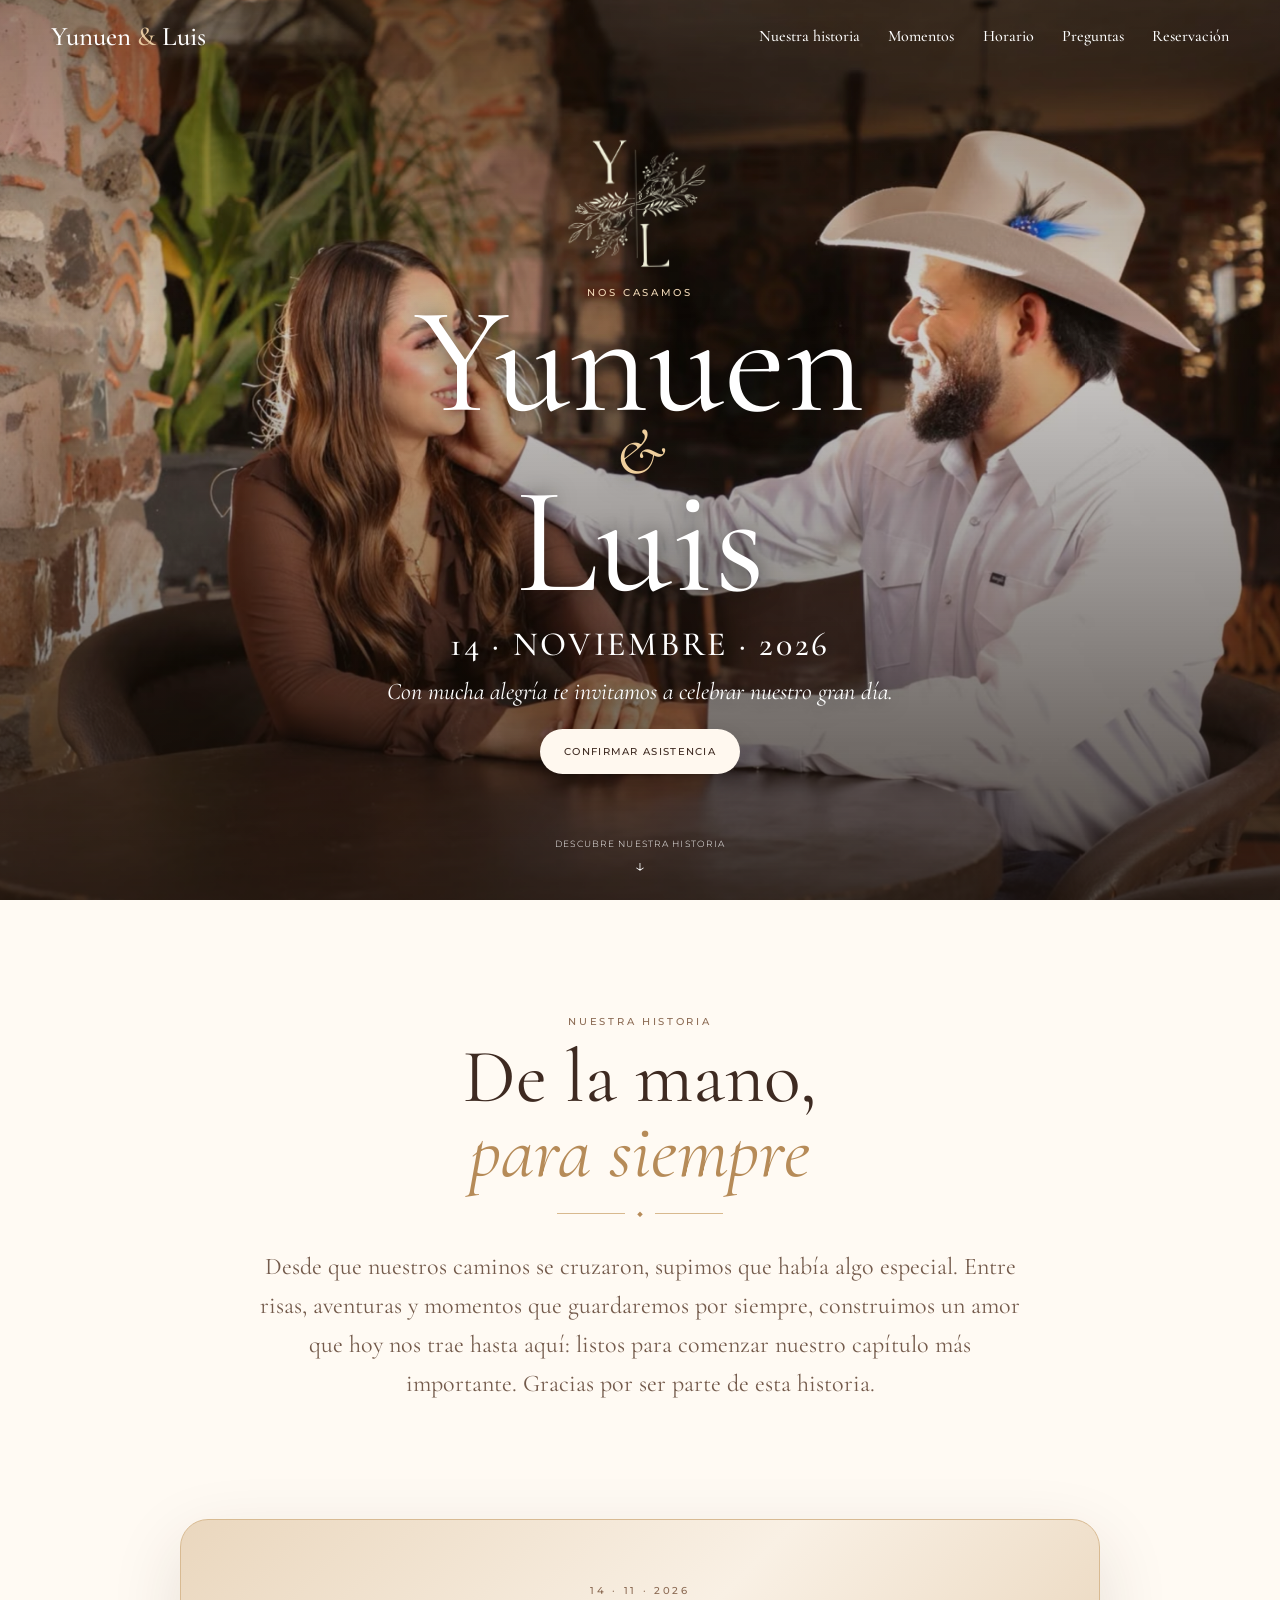
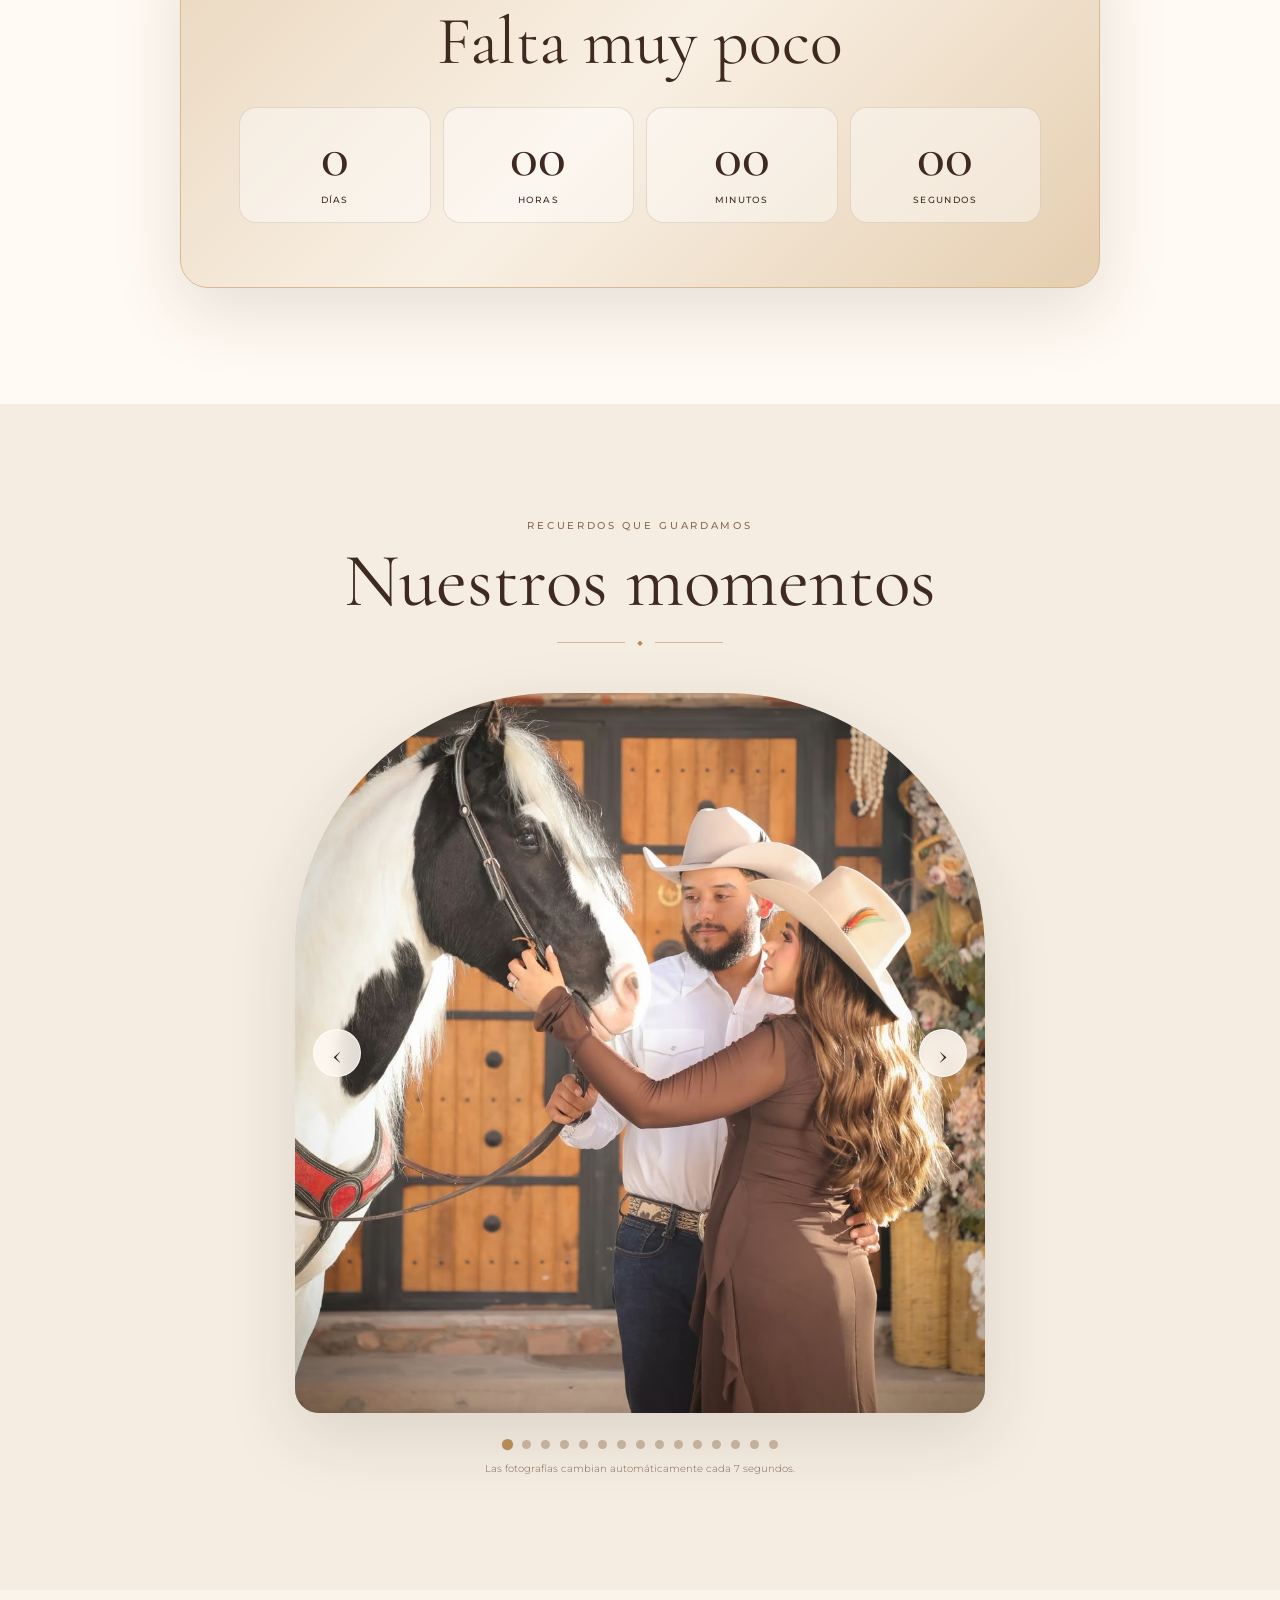
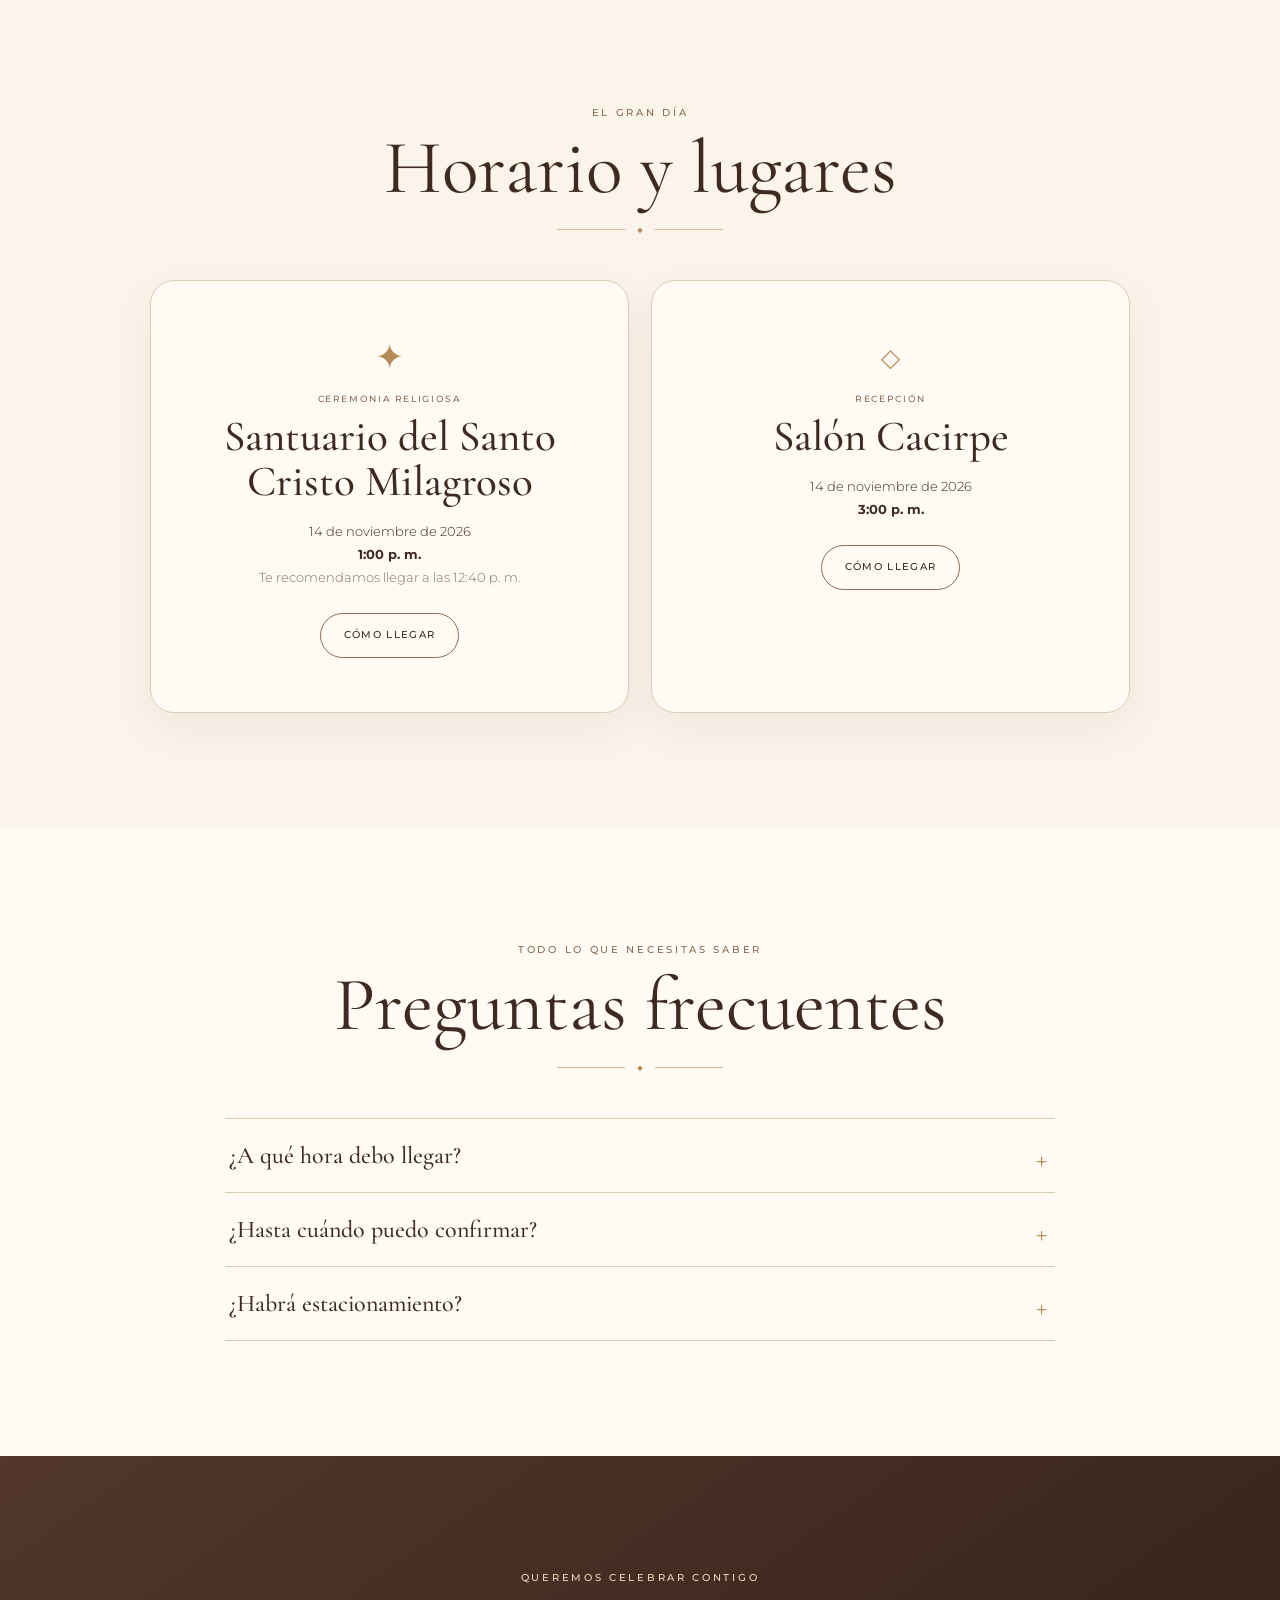
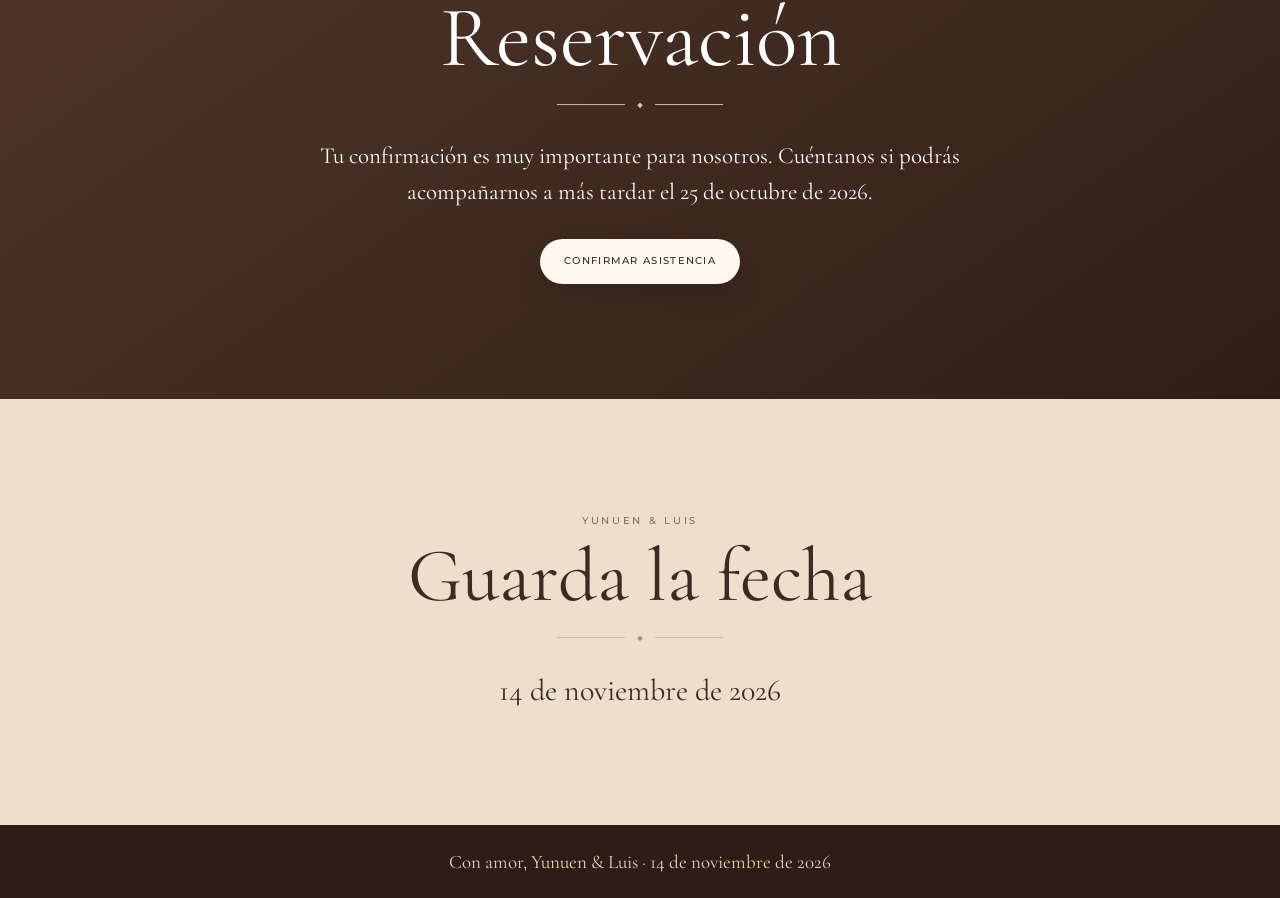
<file: index.html>
<!doctype html>
<html lang="es">
<head>
  <meta charset="utf-8">
  <meta name="viewport" content="width=device-width, initial-scale=1">
  <meta name="theme-color" content="#f6efe5">
  <title>Yunuen & Luis | 14 de noviembre de 2026</title>
  <meta name="description" content="Invitación de boda de Yunuen y Luis. Acompáñanos el 14 de noviembre de 2026.">
  <meta property="og:type" content="website">
  <meta property="og:locale" content="es_MX">
  <meta property="og:title" content="Yunuen & Luis">
  <meta property="og:description" content="Nos casamos el 14 de noviembre de 2026. Nos encantará celebrar contigo.">
  <meta property="og:url" content="https://luisangelcod-collab.github.io/boda-yunuen-luis/">
  <meta property="og:image" content="https://luisangelcod-collab.github.io/boda-yunuen-luis/assets/og-whatsapp-20260817.jpg">
  <meta property="og:image:secure_url" content="https://luisangelcod-collab.github.io/boda-yunuen-luis/assets/og-whatsapp-20260817.jpg">
  <meta property="og:image:type" content="image/jpeg">
  <meta property="og:image:width" content="1200">
  <meta property="og:image:height" content="630">
  <meta property="og:image:alt" content="Yunuen y Luis, 14 de noviembre de 2026">
  <meta name="twitter:card" content="summary_large_image">
  <meta name="twitter:title" content="Yunuen & Luis">
  <meta name="twitter:description" content="14 de noviembre de 2026">
  <meta name="twitter:image" content="https://luisangelcod-collab.github.io/boda-yunuen-luis/assets/og-whatsapp-20260817.jpg">
  <link rel="image_src" href="https://luisangelcod-collab.github.io/boda-yunuen-luis/assets/og-whatsapp-20260817.jpg">
  <link rel="preconnect" href="https://fonts.googleapis.com">
  <link rel="preconnect" href="https://fonts.gstatic.com" crossorigin>
  <link href="https://fonts.googleapis.com/css2?family=Cormorant+Garamond:ital,wght@0,400;0,500;1,400&family=Montserrat:wght@300;400;500;600&display=swap" rel="stylesheet">
  <link rel="stylesheet" href="styles.css?v=20260821-1">
  <script src="app.js?v=20260821-1" defer></script>
</head>
<body>
  <a class="skip-link" href="#contenido">Ir al contenido</a>
  <header class="site-header" id="siteHeader">
    <a class="brand" href="#inicio" aria-label="Yunuen y Luis, inicio">Yunuen <span>&</span> Luis</a>
    <nav class="desktop-nav" aria-label="Navegación principal">
      <a href="#historia">Nuestra historia</a><a href="#momentos">Momentos</a><a href="#horario">Horario</a><a href="#preguntas">Preguntas</a><a href="#reservacion">Reservación</a>
    </nav>
    <button class="menu-button" id="menuButton" type="button" aria-expanded="false" aria-controls="mobileNav" aria-label="Abrir menú">☰</button>
  </header>
  <nav class="mobile-nav" id="mobileNav" aria-label="Navegación móvil" hidden>
    <a href="#historia">Nuestra historia</a><a href="#momentos">Nuestros momentos</a><a href="#horario">Horario</a><a href="#preguntas">Preguntas frecuentes</a><a href="#reservacion">Confirmar asistencia</a>
  </nav>

  <main id="contenido">
    <section class="hero" id="inicio" aria-labelledby="heroTitle">
      <picture class="hero-media">
        <source media="(max-width: 700px)" type="image/avif" srcset="assets/photos/yunuen-luis-09-640.avif 640w, assets/photos/yunuen-luis-09-1066.avif 1066w" sizes="100vw">
        <source type="image/avif" srcset="assets/photos/yunuen-luis-06-960.avif 960w, assets/photos/yunuen-luis-06-1600.avif 1600w" sizes="100vw">
        <img class="hero-photo" src="assets/photos/yunuen-luis-06.jpeg" alt="Yunuen y Luis durante su sesión de compromiso" width="1600" height="1066" fetchpriority="high" decoding="async">
      </picture>
      <div class="hero-shade"></div>
      <div class="hero-copy">
        <div class="hero-monogram" aria-hidden="true"><img src="assets/monograma-yl-transparente.png" alt="" width="794" height="777" fetchpriority="high"></div>
        <p class="eyebrow">Nos casamos</p>
        <h1 id="heroTitle">Yunuen <span>&</span> Luis</h1>
        <p class="hero-date">14 · NOVIEMBRE · 2026</p>
        <p class="hero-message">Con mucha alegría te invitamos a celebrar nuestro gran día.</p>
        <p class="guest-greeting" id="guestGreeting" hidden></p>
        <button class="button button-light" type="button" data-open-rsvp>Confirmar asistencia</button>
      </div>
      <a class="scroll-cue" href="#historia" aria-label="Continuar a nuestra historia">Descubre nuestra historia <span aria-hidden="true">↓</span></a>
    </section>

    <section class="story section" id="historia">
      <div class="narrow reveal">
        <p class="eyebrow ink">Nuestra historia</p>
        <h2>De la mano,<br><em>para siempre</em></h2>
        <div class="flourish" aria-hidden="true"><span></span>◆<span></span></div>
        <p class="story-copy">Desde que nuestros caminos se cruzaron, supimos que había algo especial. Entre risas, aventuras y momentos que guardaremos por siempre, construimos un amor que hoy nos trae hasta aquí: listos para comenzar nuestro capítulo más importante. Gracias por ser parte de esta historia.</p>
      </div>
    </section>

    <section class="countdown-section section" aria-labelledby="countdownTitle">
      <div class="countdown-card reveal">
        <p class="eyebrow ink">14 · 11 · 2026</p><h2 id="countdownTitle">Falta muy poco</h2>
        <div class="countdown" aria-live="polite" aria-label="Cuenta regresiva para la boda">
          <div><strong id="days">--</strong><span>Días</span></div><div><strong id="hours">--</strong><span>Horas</span></div><div><strong id="minutes">--</strong><span>Minutos</span></div><div><strong id="seconds">--</strong><span>Segundos</span></div>
        </div>
      </div>
    </section>

    <section class="moments section" id="momentos" aria-labelledby="momentsTitle">
      <div class="section-heading reveal"><p class="eyebrow ink">Recuerdos que guardamos</p><h2 id="momentsTitle">Nuestros momentos</h2><div class="flourish" aria-hidden="true"><span></span>◆<span></span></div></div>
      <div class="carousel reveal" id="carousel" aria-roledescription="carrusel" aria-label="Fotografías de Yunuen y Luis">
        <div class="slides" id="slides" aria-live="polite"></div>
        <button class="carousel-button previous" id="previousPhoto" type="button" aria-label="Fotografía anterior">‹</button>
        <button class="carousel-button next" id="nextPhoto" type="button" aria-label="Fotografía siguiente">›</button>
      </div>
      <div class="dots" id="carouselDots" aria-label="Elegir fotografía"></div>
      <p class="carousel-note">Las fotografías cambian automáticamente cada 7 segundos.</p>
    </section>

    <section class="schedule section" id="horario" aria-labelledby="scheduleTitle">
      <div class="section-heading reveal"><p class="eyebrow ink">El gran día</p><h2 id="scheduleTitle">Horario y lugares</h2><div class="flourish" aria-hidden="true"><span></span>◆<span></span></div></div>
      <div class="event-grid">
        <article class="event-card reveal">
          <div class="event-icon" aria-hidden="true">✦</div><p class="event-label">Ceremonia religiosa</p><h3>Santuario del Santo Cristo Milagroso</h3><p>14 de noviembre de 2026<br><strong>1:00 p. m.</strong><br><span>Te recomendamos llegar a las 12:40 p. m.</span></p>
          <a class="button button-outline" href="https://maps.app.goo.gl/dY969Qh3VyfRDX3TA" target="_blank" rel="noopener noreferrer">Cómo llegar</a>
        </article>
        <article class="event-card reveal">
          <div class="event-icon" aria-hidden="true">◇</div><p class="event-label">Recepción</p><h3>Salón Cacirpe</h3><p>14 de noviembre de 2026<br><strong>3:00 p. m.</strong></p>
          <a class="button button-outline" href="https://maps.app.goo.gl/WmAsAaYpF9cNuDCe6" target="_blank" rel="noopener noreferrer">Cómo llegar</a>
        </article>
      </div>
    </section>

    <section class="faq section" id="preguntas" aria-labelledby="faqTitle">
      <div class="section-heading reveal"><p class="eyebrow ink">Todo lo que necesitas saber</p><h2 id="faqTitle">Preguntas frecuentes</h2><div class="flourish" aria-hidden="true"><span></span>◆<span></span></div></div>
      <div class="faq-list reveal">
        <details><summary>¿A qué hora debo llegar?</summary><p>La misa comienza a la 1:00 p. m. Te recomendamos llegar a las 12:40 p. m. para entrar con calma.</p></details>
        <details><summary>¿Hasta cuándo puedo confirmar?</summary><p>Puedes confirmar tu asistencia hasta el 25 de octubre de 2026.</p></details>
        <details><summary>¿Habrá estacionamiento?</summary><p>Sí, el lugar cuenta con un amplio estacionamiento para comodidad de nuestros invitados.</p></details>
      </div>
    </section>

    <section class="rsvp section" id="reservacion" aria-labelledby="rsvpTitle">
      <div class="narrow reveal"><p class="eyebrow">Queremos celebrar contigo</p><h2 id="rsvpTitle">Reservación</h2><div class="flourish light" aria-hidden="true"><span></span>◆<span></span></div><p>Tu confirmación es muy importante para nosotros. Cuéntanos si podrás acompañarnos a más tardar el 25 de octubre de 2026.</p><button class="button button-light" type="button" data-open-rsvp>Confirmar asistencia</button></div>
    </section>

    <section class="save-date section"><p class="eyebrow ink">Yunuen & Luis</p><h2>Guarda la fecha</h2><div class="flourish" aria-hidden="true"><span></span>◆<span></span></div><p class="save-date-value">14 de noviembre de 2026</p></section>
  </main>

  <footer>Con amor, Yunuen & Luis · 14 de noviembre de 2026</footer>

  <dialog class="rsvp-dialog" id="rsvpDialog" aria-labelledby="dialogTitle">
    <button class="dialog-close" id="closeRsvp" type="button" aria-label="Cerrar formulario">×</button>
    <img class="dialog-monogram" src="assets/monograma-yl-transparente.png" alt="Monograma de Yunuen y Luis" width="794" height="777">
    <p class="eyebrow ink">Nos encantará saber de ti</p><h2 id="dialogTitle">Confirmar asistencia</h2><p class="dialog-intro">Tu respuesta llegará directamente a Yunuen y Luis. Confirma a más tardar el 25 de octubre de 2026.</p>
    <div class="form-status visible" id="rsvpClosedMessage" role="status" hidden>El periodo de confirmación terminó el 25 de octubre de 2026. Si necesitas hacer un cambio, comunícate directamente con Yunuen o Luis.</div>
    <form id="rsvpForm">
      <label for="attendance">¿Podrás acompañarnos?</label><select id="attendance" name="attendance" required><option value="si">Sí, asistiré</option><option value="no">No podré asistir</option></select>
      <label for="guestCount">Número de asistentes</label><input id="guestCount" name="guest_count" type="number" min="1" max="20" value="1" inputmode="numeric" required>
      <label id="guestNameLabel" for="guestName">Nombres completos de quienes asistirán</label><textarea id="guestName" name="guest_name" rows="3" maxlength="600" autocomplete="name" placeholder="Escribe un nombre por línea" required></textarea>
      <label for="phone">Teléfono <span>(opcional)</span></label><input id="phone" name="phone" type="tel" maxlength="40" autocomplete="tel">
      <label for="message">Mensaje para los novios <span>(opcional)</span></label><textarea id="message" name="message" rows="3" maxlength="600"></textarea>
      <input id="invitation" name="invitation" type="hidden" value="Invitación general">
      <div class="honeypot" aria-hidden="true"><label for="website">No completar</label><input id="website" name="website" tabindex="-1" autocomplete="off"></div>
      <button class="button button-dark submit-button" id="submitRsvp" type="submit">Enviar confirmación</button>
      <div class="form-status" id="formStatus" role="status" aria-live="polite"></div>
    </form>
  </dialog>
</body>
</html>
</file>
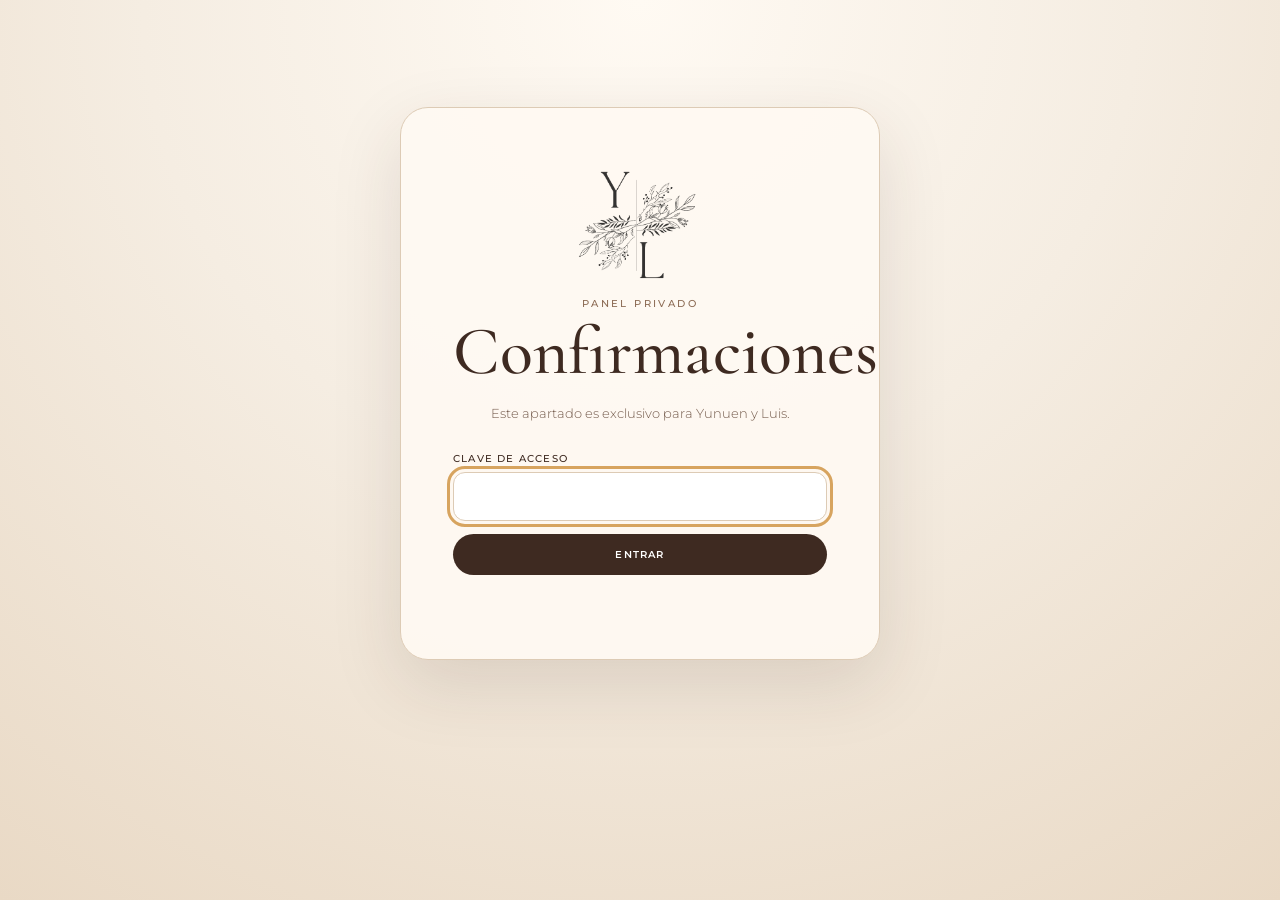
<file: admin.html>
<!doctype html>
<html lang="es">
<head>
  <meta charset="utf-8">
  <meta name="viewport" content="width=device-width, initial-scale=1">
  <meta name="theme-color" content="#f5ede2">
  <meta name="robots" content="noindex,nofollow,noarchive">
  <title>Confirmaciones privadas | Yunuen & Luis</title>
  <link rel="preconnect" href="https://fonts.googleapis.com">
  <link rel="preconnect" href="https://fonts.gstatic.com" crossorigin>
  <link href="https://fonts.googleapis.com/css2?family=Cormorant+Garamond:wght@400;500&family=Montserrat:wght@300;400;500;600&display=swap" rel="stylesheet">
  <link rel="stylesheet" href="admin.css?v=20260821-1">
  <script src="admin.js?v=20260821-1" defer></script>
</head>
<body>
  <main>
    <section class="login-card" id="loginView" aria-labelledby="loginTitle">
      <img src="assets/monograma-yl-transparente.png" alt="Monograma de Yunuen y Luis" width="794" height="777">
      <p class="eyebrow">Panel privado</p>
      <h1 id="loginTitle">Confirmaciones</h1>
      <p>Este apartado es exclusivo para Yunuen y Luis.</p>
      <form id="loginForm">
        <label for="adminPassword">Clave de acceso</label>
        <input id="adminPassword" name="password" type="password" maxlength="100" autocomplete="current-password" required autofocus>
        <button type="submit" id="loginButton">Entrar</button>
        <p class="status" id="loginStatus" role="status" aria-live="polite"></p>
      </form>
    </section>

    <section class="dashboard" id="dashboard" aria-labelledby="dashboardTitle" hidden>
      <header class="dashboard-header">
        <div>
          <p class="eyebrow">Yunuen & Luis · 14.11.2026</p>
          <h1 id="dashboardTitle">Lista de invitados</h1>
          <p class="updated" id="updatedAt"></p>
        </div>
        <div class="header-actions">
          <button class="secondary" type="button" id="refreshButton">Actualizar</button>
          <button class="secondary" type="button" id="logoutButton">Cerrar sesión</button>
        </div>
      </header>

      <div class="summary" aria-label="Resumen de confirmaciones">
        <article><span>Asistentes</span><strong id="attendeeTotal">0</strong><small>personas confirmadas</small></article>
        <article><span>Sí asistirán</span><strong id="yesTotal">0</strong><small>respuestas</small></article>
        <article><span>No asistirán</span><strong id="noTotal">0</strong><small>respuestas</small></article>
        <article><span>Total recibido</span><strong id="responseTotal">0</strong><small>confirmaciones</small></article>
      </div>

      <div class="toolbar">
        <div class="filters" role="group" aria-label="Filtrar respuestas">
          <button class="filter active" type="button" data-filter="all" aria-pressed="true">Todos</button>
          <button class="filter" type="button" data-filter="si" aria-pressed="false">Sí van</button>
          <button class="filter" type="button" data-filter="no" aria-pressed="false">No van</button>
        </div>
        <button class="download" type="button" id="downloadButton">Descargar lista CSV</button>
      </div>

      <p class="dashboard-status" id="dashboardStatus" role="status" aria-live="polite"></p>
      <div class="table-wrap">
        <table>
          <thead><tr><th>Respuesta</th><th>Nombres</th><th>Personas</th><th>Teléfono</th><th>Fecha</th><th>Mensaje</th></tr></thead>
          <tbody id="rsvpRows"></tbody>
        </table>
        <p class="empty" id="emptyMessage" hidden>No hay confirmaciones en esta sección.</p>
      </div>
      <p class="deadline">Las nuevas confirmaciones se cerrarán automáticamente al finalizar el 25 de octubre de 2026.</p>
    </section>
  </main>
</body>
</html>
</file>
<file: styles.css>
:root{--cream:#f5ede2;--paper:#fffaf3;--paper2:#fbf4ea;--ink:#3e2a21;--soft:#745b4c;--gold:#b68b58;--gold2:#e6c89f;--line:#ddcbb5;--shadow:0 24px 70px #3e2a2121}*{box-sizing:border-box}html{scroll-behavior:smooth;scroll-padding-top:72px}body{margin:0;background:var(--cream);color:var(--ink);font-family:Montserrat,sans-serif;font-weight:300}body.dialog-open{overflow:hidden}a{color:inherit;text-decoration:none}button,input,select,textarea{font:inherit}button,summary{-webkit-tap-highlight-color:transparent}img{display:block;max-width:100%}:focus-visible{outline:3px solid #d7a45f;outline-offset:4px}.skip-link{position:fixed;top:8px;left:8px;z-index:100;padding:10px 14px;background:#fff;transform:translateY(-150%)}.skip-link:focus{transform:none}
.site-header{position:fixed;inset:0 0 auto;z-index:30;height:72px;display:flex;align-items:center;justify-content:space-between;padding:0 clamp(20px,4vw,64px);color:#fff;transition:.3s}.site-header.scrolled{color:var(--ink);background:#fffaf3f0;backdrop-filter:blur(12px);box-shadow:0 1px #3e2a211a}.brand{font:500 27px "Cormorant Garamond",serif}.brand span{color:var(--gold2)}.site-header.scrolled .brand span{color:var(--gold)}.desktop-nav{display:flex;gap:clamp(16px,2.2vw,32px);font:500 16px "Cormorant Garamond",serif}.desktop-nav a{position:relative}.desktop-nav a:after{content:"";position:absolute;inset:auto 0 -6px;height:1px;background:currentColor;transform:scaleX(0);transition:.2s}.desktop-nav a:hover:after,.desktop-nav a:focus-visible:after{transform:scaleX(1)}.menu-button{display:none;border:0;background:none;color:inherit;font-size:26px;cursor:pointer}.mobile-nav{position:fixed;z-index:29;top:62px;right:0;left:0;padding:18px 24px 26px;background:var(--paper);border-bottom:1px solid var(--line);box-shadow:0 15px 35px #3e2a2117}.mobile-nav[hidden]{display:none}.mobile-nav a{display:block;padding:13px 0;border-bottom:1px solid var(--line);font:23px "Cormorant Garamond",serif}
.section{padding:clamp(76px,9vw,118px) 24px}.narrow{width:min(760px,100%);margin:auto;text-align:center}.section-heading{width:min(900px,100%);margin:0 auto 44px;text-align:center}.eyebrow{margin:0 0 12px;color:#f0d8b7;font-size:10px;font-weight:500;letter-spacing:.27em;text-transform:uppercase}.eyebrow.ink{color:#8c6b54}h2{margin:8px 0 14px;font:400 clamp(49px,7vw,76px)/.98 "Cormorant Garamond",serif}h2 em{color:var(--gold);font-weight:400}.flourish{display:flex;align-items:center;justify-content:center;gap:12px;margin:18px auto 28px;color:var(--gold);font-size:10px}.flourish span{width:68px;height:1px;background:#d8b98e}.flourish.light{color:var(--gold2)}.flourish.light span{background:#d7b785}
.hero{min-height:100svh;position:relative;overflow:hidden;display:grid;place-items:center;background:#3d2a22;color:#fff}.hero-media,.hero-photo,.hero-shade{position:absolute;inset:0;width:100%;height:100%}.hero-photo{object-fit:cover;object-position:center 44%;transform:scale(1.06);animation:heroZoom 18s ease-out both}.hero-shade{background:linear-gradient(180deg,#180e086b,#180e082e 36%,#180e08c2)}.hero-copy{position:relative;z-index:2;width:min(760px,calc(100% - 40px));text-align:center;text-shadow:0 2px 22px #000a;animation:rise .9s .15s both}.hero h1{margin:0;font:400 clamp(78px,13vw,152px)/.68 "Cormorant Garamond",serif}.hero h1 span{display:block;margin:16px 0;color:#efcf9d;font-size:.43em;font-style:italic}.hero-date{margin:30px 0 10px;font:500 clamp(23px,3vw,34px) "Cormorant Garamond",serif;letter-spacing:.08em}.hero-message{max-width:540px;margin:0 auto 20px;font:italic clamp(19px,2.4vw,24px)/1.42 "Cormorant Garamond",serif}.guest-greeting{width:fit-content;margin:0 auto 22px;padding:8px 14px;border:1px solid #ffffff73;border-radius:999px;font-size:10px;font-weight:500;letter-spacing:.13em;text-transform:uppercase}.scroll-cue{position:absolute;z-index:2;bottom:23px;left:50%;display:grid;gap:5px;transform:translateX(-50%);text-align:center;font-size:9px;letter-spacing:.14em;text-transform:uppercase}.scroll-cue span{font-size:19px;animation:bob 1.8s infinite}.button{display:inline-flex;align-items:center;justify-content:center;min-height:45px;padding:13px 23px;border:1px solid transparent;border-radius:999px;font-size:10px;font-weight:500;letter-spacing:.13em;line-height:1.2;text-transform:uppercase;cursor:pointer;transition:.2s}.button:hover{transform:translateY(-2px)}.button-light{background:#fff8ef;color:var(--ink);box-shadow:0 10px 30px #00000024}.button-dark{background:var(--ink);color:#fff}.button-outline{border-color:#8d6d56;background:transparent;color:var(--ink)}
.story{background:var(--paper)}.story-copy{margin:0;color:var(--soft);font:24px/1.62 "Cormorant Garamond",serif}.countdown-section{padding-top:0;background:var(--paper)}.countdown-card{width:min(920px,100%);margin:auto;padding:clamp(36px,6vw,64px) clamp(20px,5vw,58px);background:linear-gradient(135deg,#ead7be,#f9f0e4 48%,#e5ceb0);border:1px solid #d8ba92;border-radius:28px;text-align:center;box-shadow:var(--shadow)}.countdown-card h2{font-size:clamp(46px,6vw,68px)}.countdown{display:grid;grid-template-columns:repeat(4,1fr);gap:12px;margin-top:32px}.countdown>div{padding:20px 8px 17px;background:#ffffff6b;border:1px solid #694c3326;border-radius:17px}.countdown strong{display:block;font:500 clamp(42px,6vw,58px)/1 "Cormorant Garamond",serif}.countdown span{display:block;margin-top:8px;font-size:9px;font-weight:500;letter-spacing:.14em;text-transform:uppercase}
.moments{overflow:hidden}.carousel{width:min(690px,calc(100% - 50px));margin:auto;position:relative;overflow:hidden;border-radius:260px 260px 24px 24px;background:#d9cbbd;box-shadow:var(--shadow);touch-action:pan-y}.slides{display:flex;transition:transform 1.35s cubic-bezier(.65,0,.35,1)}.slide{flex:0 0 100%;height:min(80svh,880px);min-height:620px;position:relative;margin:0;background:linear-gradient(145deg,#d7c2a8,#8f6950)}.slide picture{display:block;width:100%;height:100%}.slide img{width:100%;height:100%;object-fit:cover}.slide--landscape img{object-fit:contain}.slide:after{content:"";position:absolute;inset:auto 0 0;height:22%;background:linear-gradient(transparent,#1e100a38);pointer-events:none}.carousel-button{position:absolute;z-index:3;top:50%;width:48px;height:48px;border:1px solid #ffffffb3;border-radius:50%;background:#fffaf3db;color:var(--ink);font:33px/1 "Cormorant Garamond",serif;cursor:pointer;transform:translateY(-50%);backdrop-filter:blur(8px)}.carousel-button.previous{left:18px}.carousel-button.next{right:18px}.dots{display:flex;justify-content:center;gap:10px;margin:27px auto 0}.dot{width:9px;height:9px;padding:0;border:0;border-radius:50%;background:#cbb9a4;cursor:pointer}.dot.active{background:var(--gold);transform:scale(1.25)}.carousel-note{margin:13px 0 0;color:#806857;text-align:center;font-size:10px}
.schedule{background:var(--paper2)}.event-grid{display:grid;grid-template-columns:1fr 1fr;gap:22px;width:min(980px,100%);margin:auto}.event-card{padding:clamp(32px,5vw,54px);background:var(--paper);border:1px solid var(--line);border-radius:24px;text-align:center;box-shadow:0 16px 50px #3e2a210f}.event-icon{color:var(--gold);font-size:35px}.event-label{margin:15px 0 4px;color:#896b57;font-size:9px;font-weight:500;letter-spacing:.18em;text-transform:uppercase}.event-card h3{margin:10px auto 16px;font:500 clamp(31px,4vw,43px)/1.04 "Cormorant Garamond",serif}.event-card p:not(.event-label){margin:0 0 23px;font-size:13px;line-height:1.8}.event-card p span{opacity:.65}.faq{background:var(--paper)}.faq-list{width:min(830px,100%);margin:auto;border-top:1px solid var(--line)}.faq details{border-bottom:1px solid var(--line)}.faq summary{position:relative;padding:22px 45px 22px 4px;list-style:none;font:500 24px "Cormorant Garamond",serif;cursor:pointer}.faq summary::-webkit-details-marker{display:none}.faq summary:after{content:"+";position:absolute;right:8px;color:var(--gold);font-size:28px;transition:.25s}.faq details[open] summary:after{transform:rotate(45deg)}.faq details p{margin:0;padding:0 45px 22px 4px;color:var(--soft);font-size:13px;line-height:1.7}
.rsvp{background:linear-gradient(145deg,#52372a,#2f1e17);color:#fff}.rsvp h2{font-size:clamp(56px,8vw,86px)}.rsvp .narrow>p:not(.eyebrow){margin:0 auto 28px;font:23px/1.55 "Cormorant Garamond",serif}.save-date{text-align:center;background:#eddfcc}.save-date h2{font-size:clamp(52px,7vw,76px)}.save-date-value{margin:0;font:30px "Cormorant Garamond",serif}footer{padding:25px 18px;background:#2e1d16;color:#e9d4b8;text-align:center;font:19px "Cormorant Garamond",serif}
.rsvp-dialog{width:min(560px,calc(100% - 28px));max-height:calc(100svh - 32px);overflow:auto;padding:clamp(28px,5vw,42px);border:0;border-radius:25px;background:var(--paper);color:var(--ink);box-shadow:0 30px 100px #140a0573}.rsvp-dialog::backdrop{background:#1c110cc7;backdrop-filter:blur(4px)}.rsvp-dialog h2{margin:4px 35px 7px 0;font-size:49px}.dialog-close{position:absolute;top:13px;right:17px;width:40px;height:40px;border:0;background:transparent;color:var(--ink);font-size:31px;cursor:pointer}.dialog-intro{margin:0 0 22px;color:var(--soft);font-size:12px;line-height:1.5}.rsvp-dialog label{display:block;margin:14px 0 6px;font-size:9px;font-weight:500;letter-spacing:.13em;text-transform:uppercase}.rsvp-dialog label span{opacity:.65}.rsvp-dialog input,.rsvp-dialog select,.rsvp-dialog textarea{width:100%;border:1px solid var(--line);border-radius:11px;background:#fff;color:var(--ink);padding:12px 13px}.rsvp-dialog textarea{resize:vertical}.submit-button{width:100%;margin-top:20px}.submit-button:disabled{cursor:wait;opacity:.65}.form-status{display:none;margin-top:14px;padding:14px;border-radius:11px;background:#efe1d0;font-size:12px;line-height:1.55}.form-status.visible{display:block}.form-status.error{background:#f7ddd8;color:#6d2820}.form-status p{margin:0}.form-status[hidden]{display:none}.honeypot{position:absolute;left:-10000px;width:1px;height:1px;overflow:hidden}.reveal{opacity:0;transform:translateY(24px);transition:opacity .75s,transform .75s}.reveal.visible{opacity:1;transform:none}
.hero-monogram{display:grid;place-items:center;width:clamp(112px,12vw,152px);aspect-ratio:794/777;margin:0 auto 12px;transform:rotate(-1deg)}.hero-monogram img{width:100%;height:100%;object-fit:contain;filter:invert(94%) sepia(18%) saturate(458%) hue-rotate(326deg) brightness(111%) contrast(96%) drop-shadow(0 3px 9px #0009);opacity:.96}.dialog-monogram{display:block;width:112px;height:auto;margin:-8px auto 8px;opacity:.82;filter:drop-shadow(0 7px 16px #9b775329)}.rsvp-dialog textarea#guestName{min-height:86px}.rsvp-dialog select:disabled,.rsvp-dialog input:disabled{background:#eee5da;color:#806f64;cursor:not-allowed}
@keyframes heroZoom{from{transform:scale(1.09)}to{transform:scale(1.03)}}@keyframes rise{from{opacity:0;transform:translateY(20px)}to{opacity:1;transform:none}}@keyframes bob{50%{transform:translateY(5px)}}
@media(max-width:820px){html{scroll-padding-top:62px}.site-header{height:62px}.desktop-nav{display:none}.menu-button{display:block}.hero h1{font-size:clamp(76px,24vw,104px)}.hero-photo{object-position:center 45%}.event-grid{grid-template-columns:1fr}.carousel{width:min(620px,calc(100% - 12px));border-radius:160px 160px 20px 20px}.slide{height:75svh;min-height:540px}}
@media(max-width:560px){.section{padding:68px 18px}.hero-copy{padding-top:25px}.hero-message{font-size:19px}.scroll-cue{width:220px}.story-copy{font-size:21px}.countdown-section{padding-top:0}.countdown{grid-template-columns:1fr 1fr}.countdown strong{font-size:47px}.carousel{width:100%;border-radius:105px 105px 18px 18px}.slide{height:70svh;min-height:500px}.carousel-button{width:43px;height:43px}.carousel-button.previous{left:10px}.carousel-button.next{right:10px}.event-card{padding:34px 22px}.rsvp-dialog h2{font-size:42px}}
@media(prefers-reduced-motion:reduce){html{scroll-behavior:auto}*,*:before,*:after{animation-duration:.01ms!important;animation-iteration-count:1!important;transition-duration:.01ms!important}.reveal{opacity:1;transform:none}}
</file>
<file: admin.css>
:root{--cream:#f5ede2;--paper:#fffaf3;--ink:#3e2a21;--soft:#745b4c;--gold:#b68b58;--line:#ddcbb5;--green:#486a52;--red:#8b4b43}*{box-sizing:border-box}body{min-height:100vh;margin:0;padding:clamp(22px,5vw,62px);background:radial-gradient(circle at top,#fffaf3 0,#f5ede2 45%,#e9d9c5 100%);color:var(--ink);font-family:Montserrat,sans-serif;font-weight:300}button,input{font:inherit}button{cursor:pointer}button:focus-visible,input:focus-visible{outline:3px solid #d7a45f;outline-offset:3px}[hidden]{display:none!important}.login-card{width:min(480px,100%);margin:5vh auto 0;padding:clamp(30px,6vw,52px);border:1px solid var(--line);border-radius:28px;background:#fffaf3e8;box-shadow:0 24px 70px #3e2a2121;text-align:center}.login-card img{display:block;width:128px;height:auto;margin:0 auto 12px;opacity:.8}.eyebrow{margin:0 0 10px;color:#8c6b54;font-size:10px;font-weight:500;letter-spacing:.24em;text-transform:uppercase}h1{margin:0;font:500 clamp(46px,8vw,68px)/.95 "Cormorant Garamond",serif}.login-card>p:not(.eyebrow){margin:18px 0 28px;color:var(--soft);font-size:13px;line-height:1.6}.login-card label{display:block;margin-bottom:7px;text-align:left;font-size:10px;font-weight:500;letter-spacing:.12em;text-transform:uppercase}.login-card input{width:100%;padding:14px;border:1px solid var(--line);border-radius:12px;background:#fff;color:var(--ink)}.login-card button,.download{width:100%;margin-top:13px;padding:14px 20px;border:0;border-radius:999px;background:var(--ink);color:#fff;font-size:10px;font-weight:600;letter-spacing:.12em;text-transform:uppercase}.status{min-height:20px;margin:12px 0 0;color:var(--red);font-size:12px;line-height:1.5}.dashboard{width:min(1240px,100%);margin:auto}.dashboard-header{display:flex;align-items:flex-end;justify-content:space-between;gap:24px;margin-bottom:30px}.dashboard-header h1{font-size:clamp(50px,7vw,78px)}.updated{margin:12px 0 0;color:var(--soft);font-size:11px}.header-actions{display:flex;gap:10px}.secondary,.filter{padding:10px 16px;border:1px solid var(--line);border-radius:999px;background:#fffaf3;color:var(--ink);font-size:10px;font-weight:500;letter-spacing:.08em;text-transform:uppercase}.summary{display:grid;grid-template-columns:repeat(4,1fr);gap:14px}.summary article{padding:24px;border:1px solid var(--line);border-radius:20px;background:#fffaf3d9;box-shadow:0 14px 38px #3e2a210d}.summary span,.summary small{display:block;color:var(--soft);font-size:10px;letter-spacing:.08em;text-transform:uppercase}.summary strong{display:block;margin:8px 0 5px;font:500 48px/1 "Cormorant Garamond",serif}.toolbar{display:flex;align-items:center;justify-content:space-between;gap:16px;margin:28px 0 16px}.filters{display:flex;flex-wrap:wrap;gap:8px}.filter.active{border-color:var(--ink);background:var(--ink);color:#fff}.download{width:auto;margin:0}.dashboard-status{min-height:18px;margin:0 0 10px;color:var(--soft);font-size:11px}.table-wrap{overflow:auto;border:1px solid var(--line);border-radius:20px;background:var(--paper);box-shadow:0 16px 45px #3e2a2112}table{width:100%;border-collapse:collapse;min-width:900px}th,td{padding:15px 17px;border-bottom:1px solid #eadbca;text-align:left;vertical-align:top;font-size:11px;line-height:1.55}th{background:#efe2d1;color:#62493b;font-size:9px;font-weight:600;letter-spacing:.1em;text-transform:uppercase}tbody tr:last-child td{border-bottom:0}.names{min-width:190px;white-space:pre-line;font-weight:500}.message{max-width:270px;color:var(--soft)}.badge{display:inline-block;padding:5px 9px;border-radius:999px;color:#fff;font-size:9px;font-weight:600;letter-spacing:.07em;text-transform:uppercase}.badge.yes{background:var(--green)}.badge.no{background:var(--red)}.empty{margin:0;padding:48px 20px;text-align:center;color:var(--soft);font:24px "Cormorant Garamond",serif}.deadline{margin:15px 4px 0;color:var(--soft);font-size:10px;line-height:1.5}@media(max-width:850px){.dashboard-header{align-items:flex-start;flex-direction:column}.summary{grid-template-columns:1fr 1fr}.toolbar{align-items:stretch;flex-direction:column}.download{width:100%}}@media(max-width:520px){body{padding:20px 14px}.summary{grid-template-columns:1fr}.summary article{display:grid;grid-template-columns:1fr auto;align-items:center}.summary strong{grid-row:1/3;grid-column:2;margin:0}.header-actions{width:100%}.secondary{flex:1;padding:10px}.filters{display:grid;grid-template-columns:repeat(3,1fr)}.filter{padding:10px 7px}}
</file>
